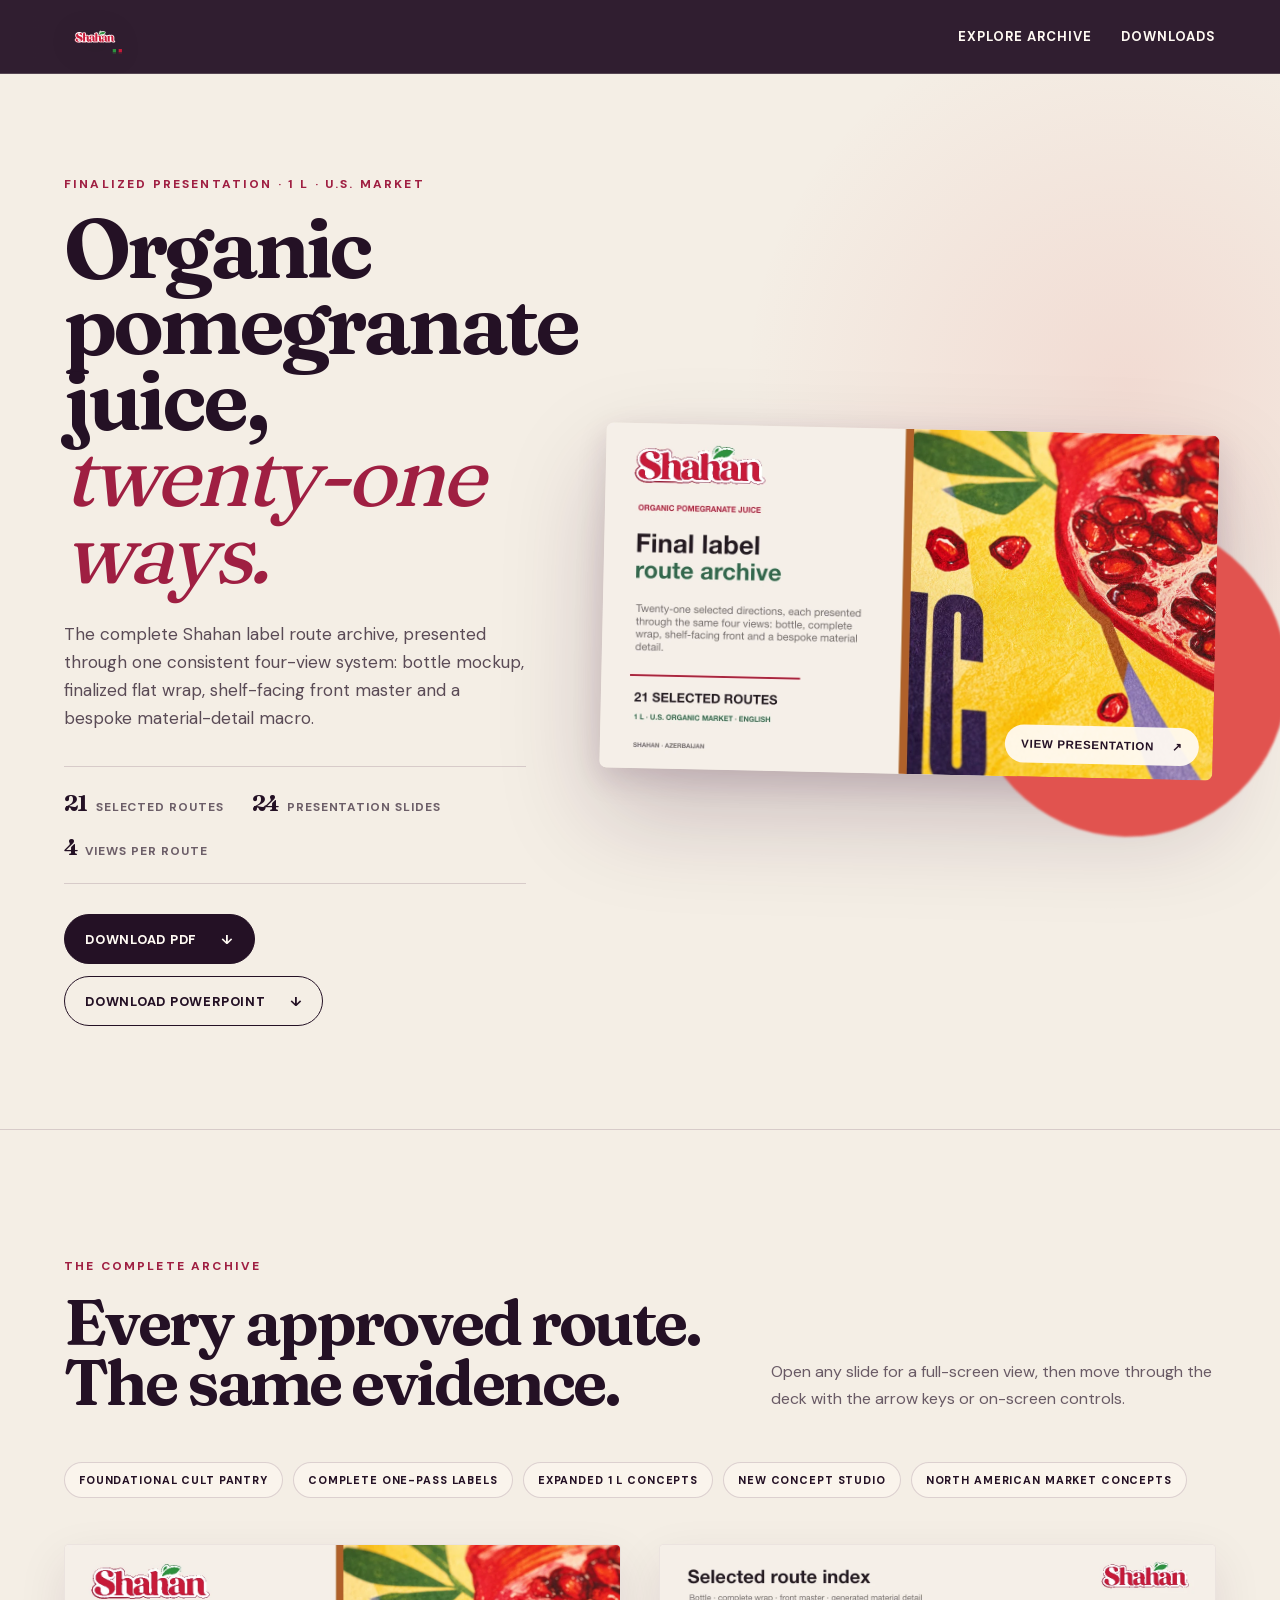
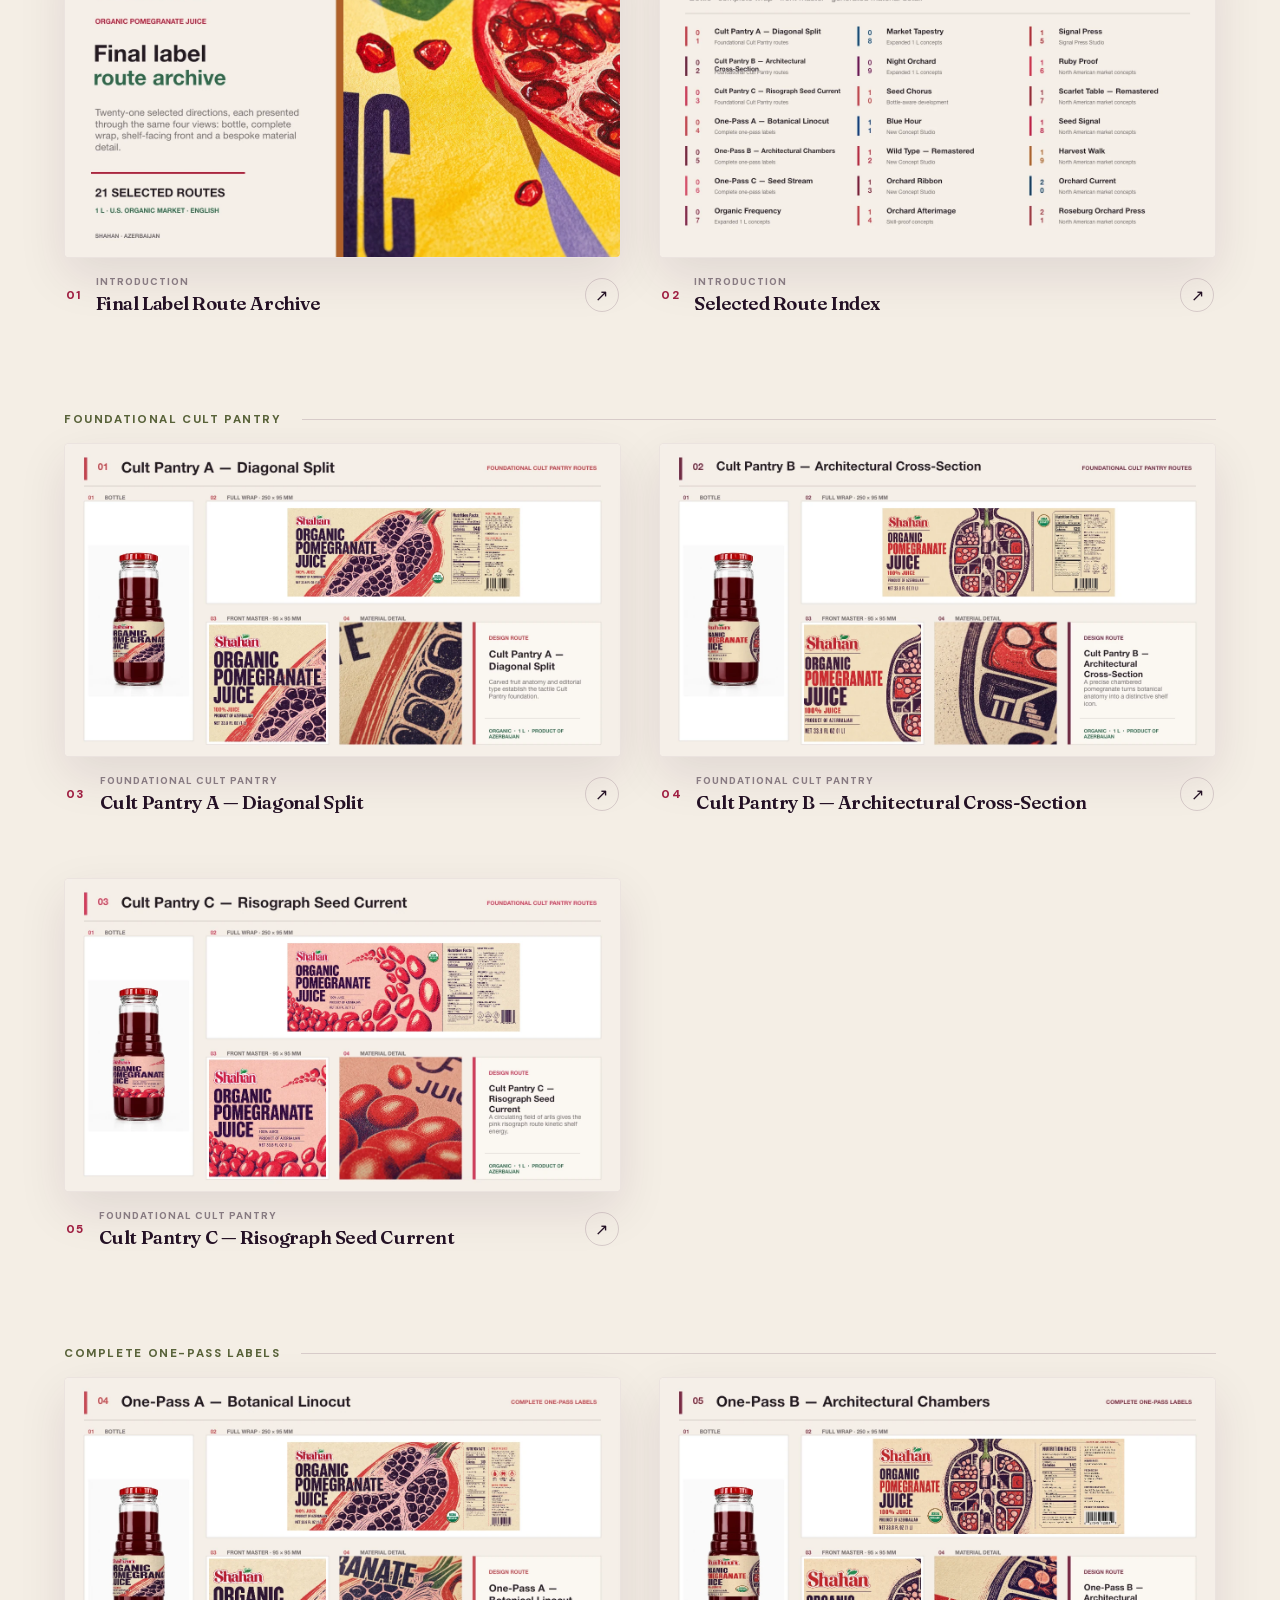
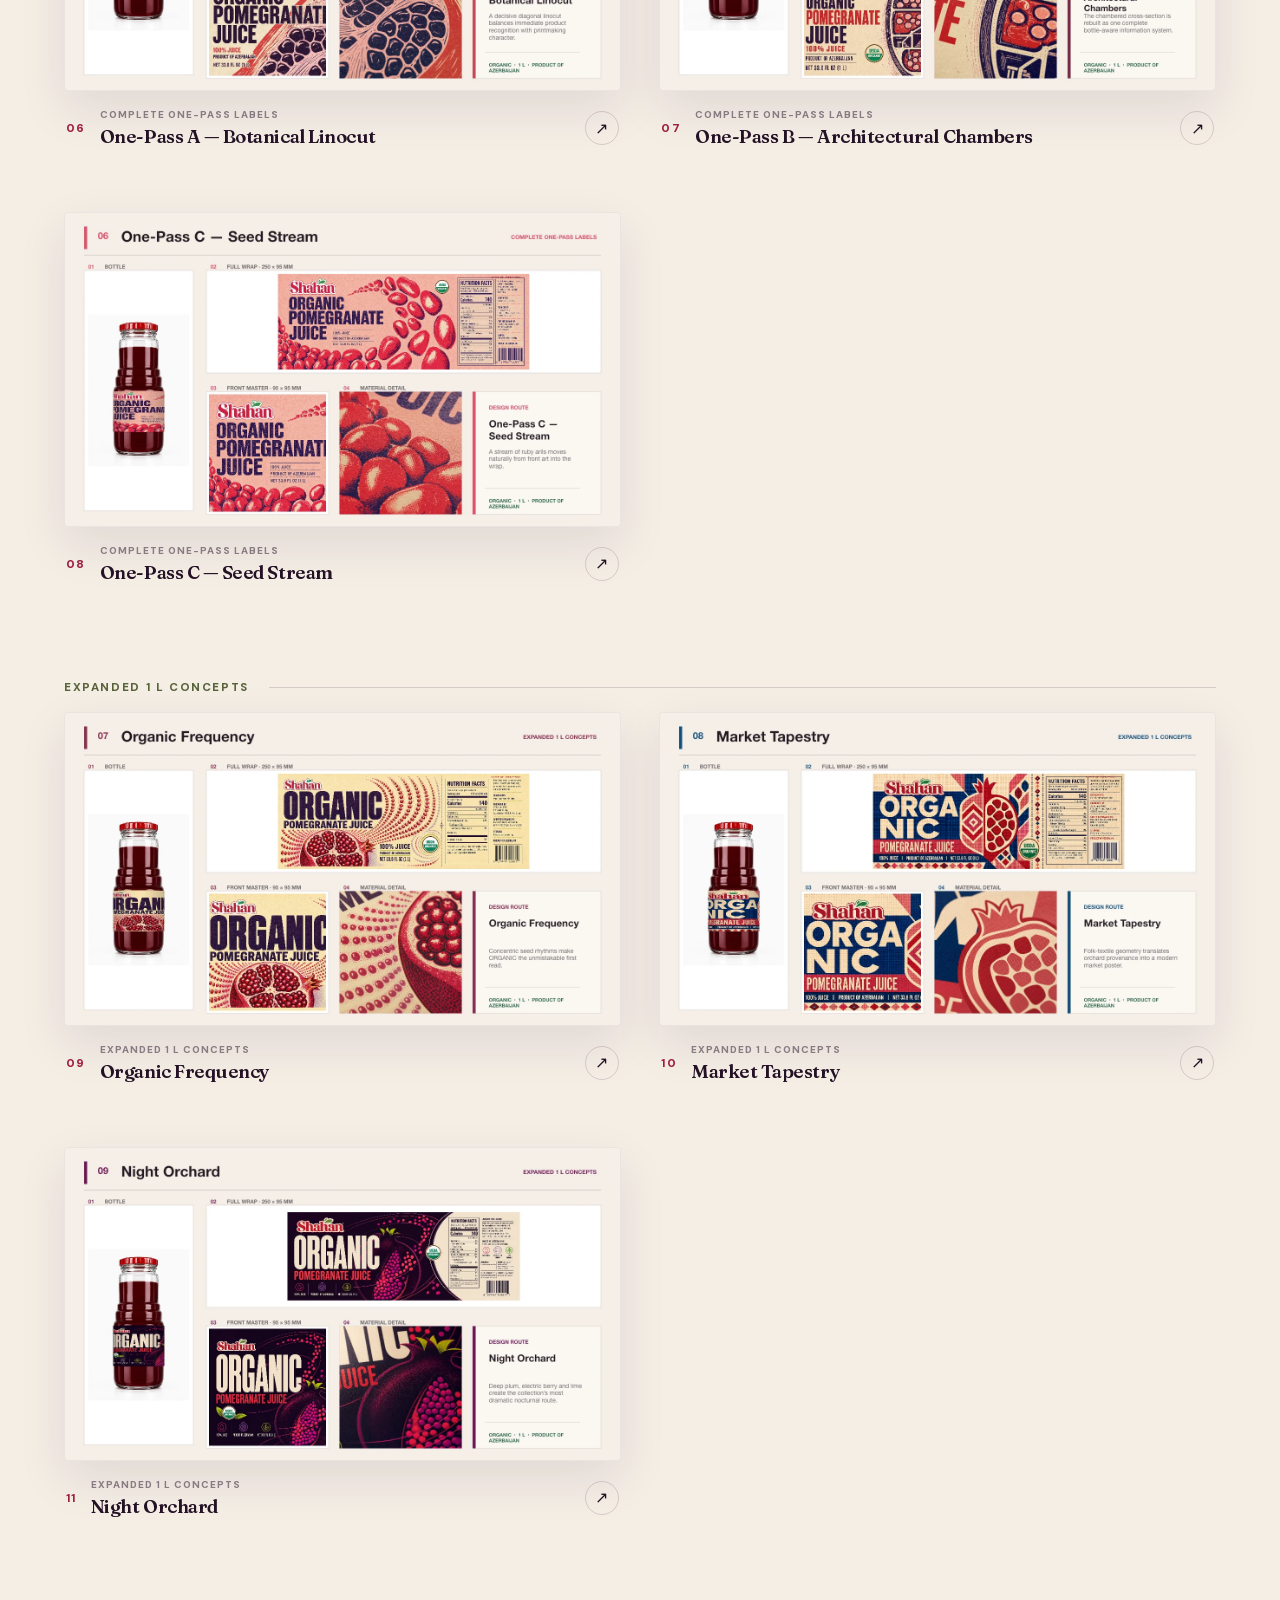
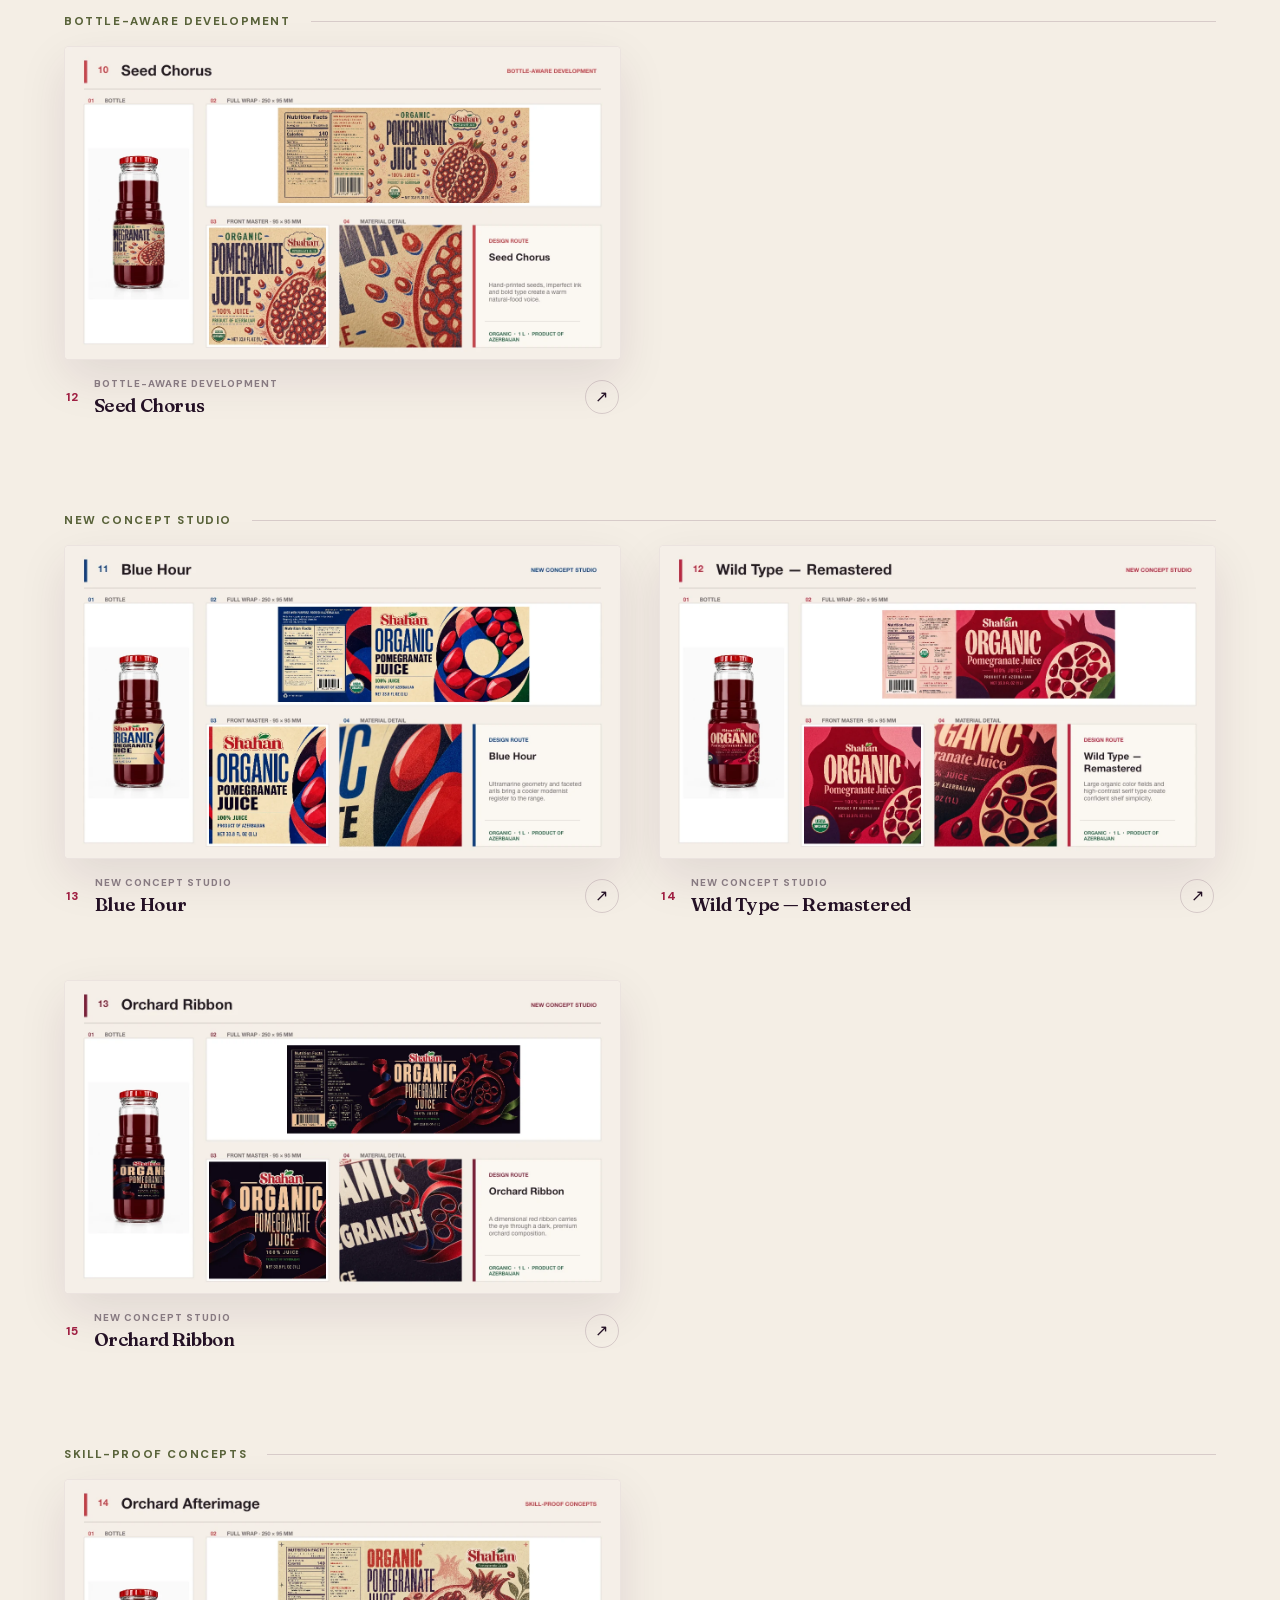
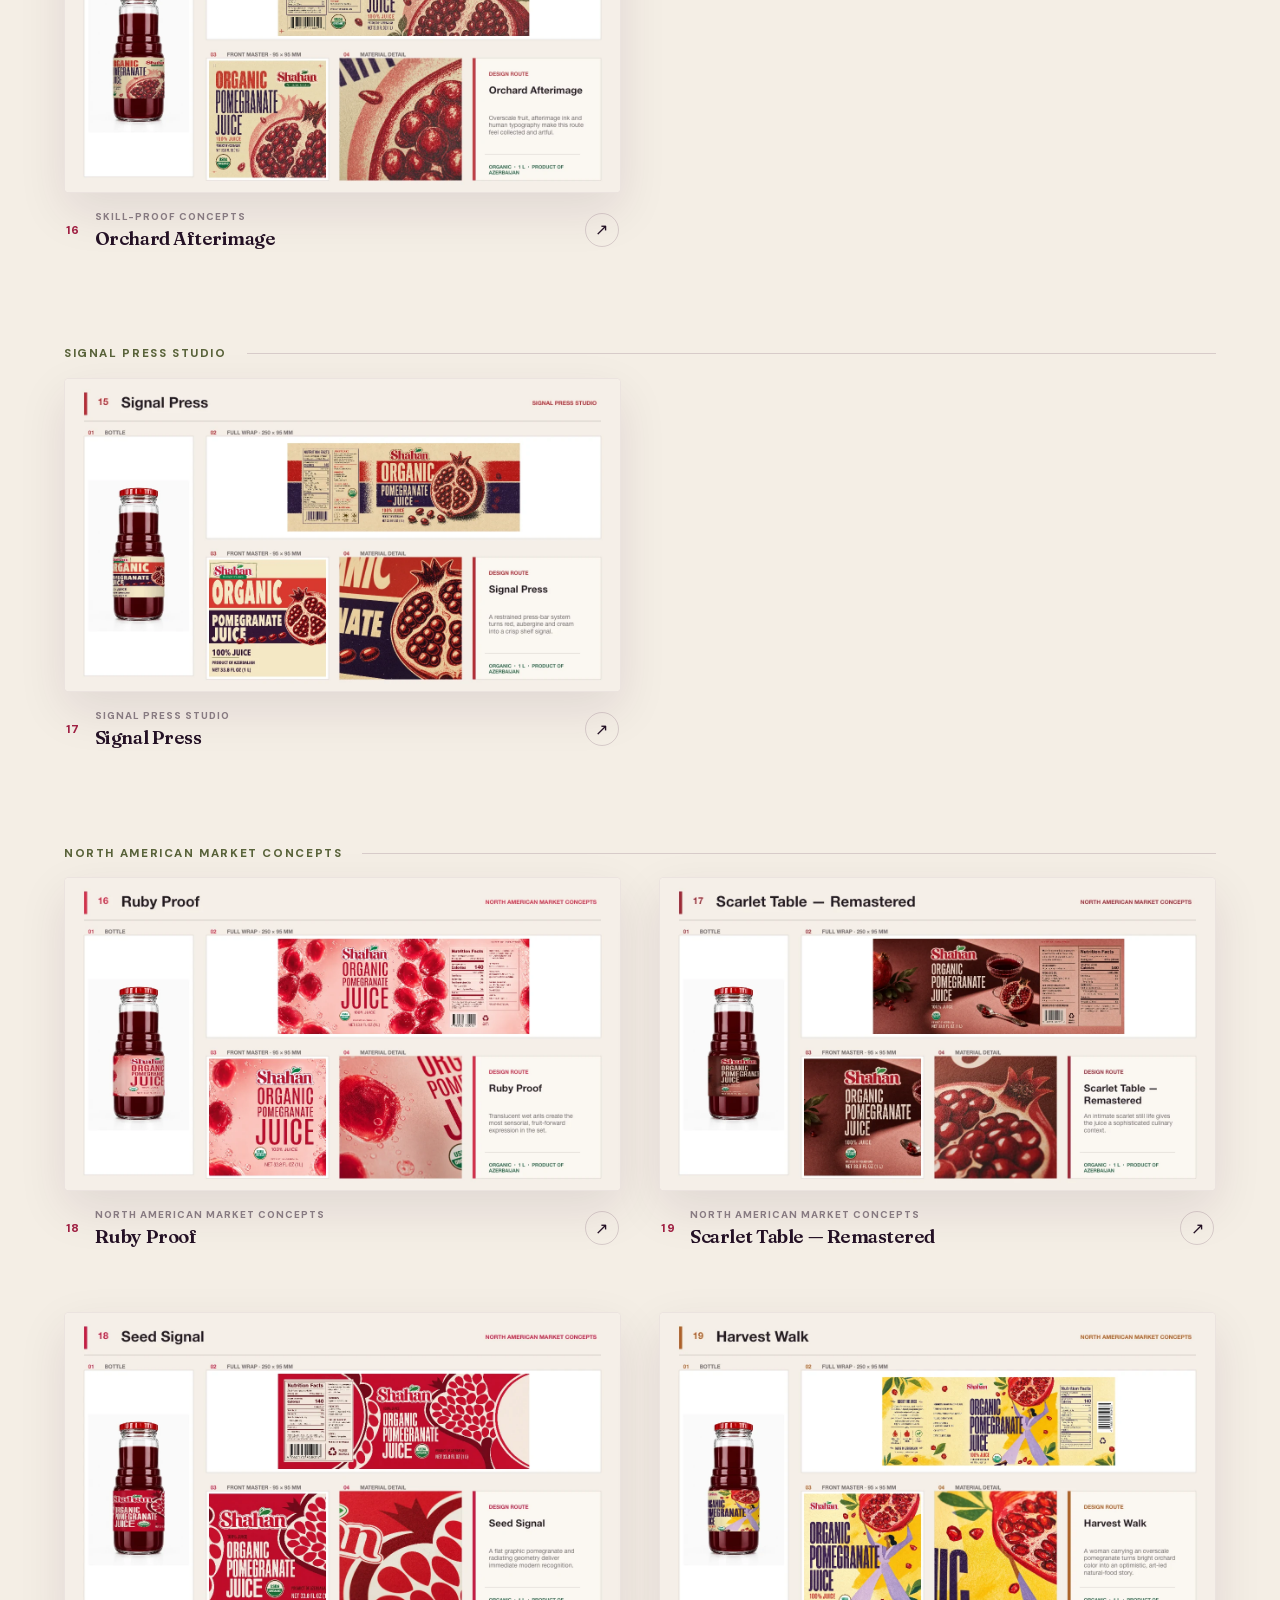
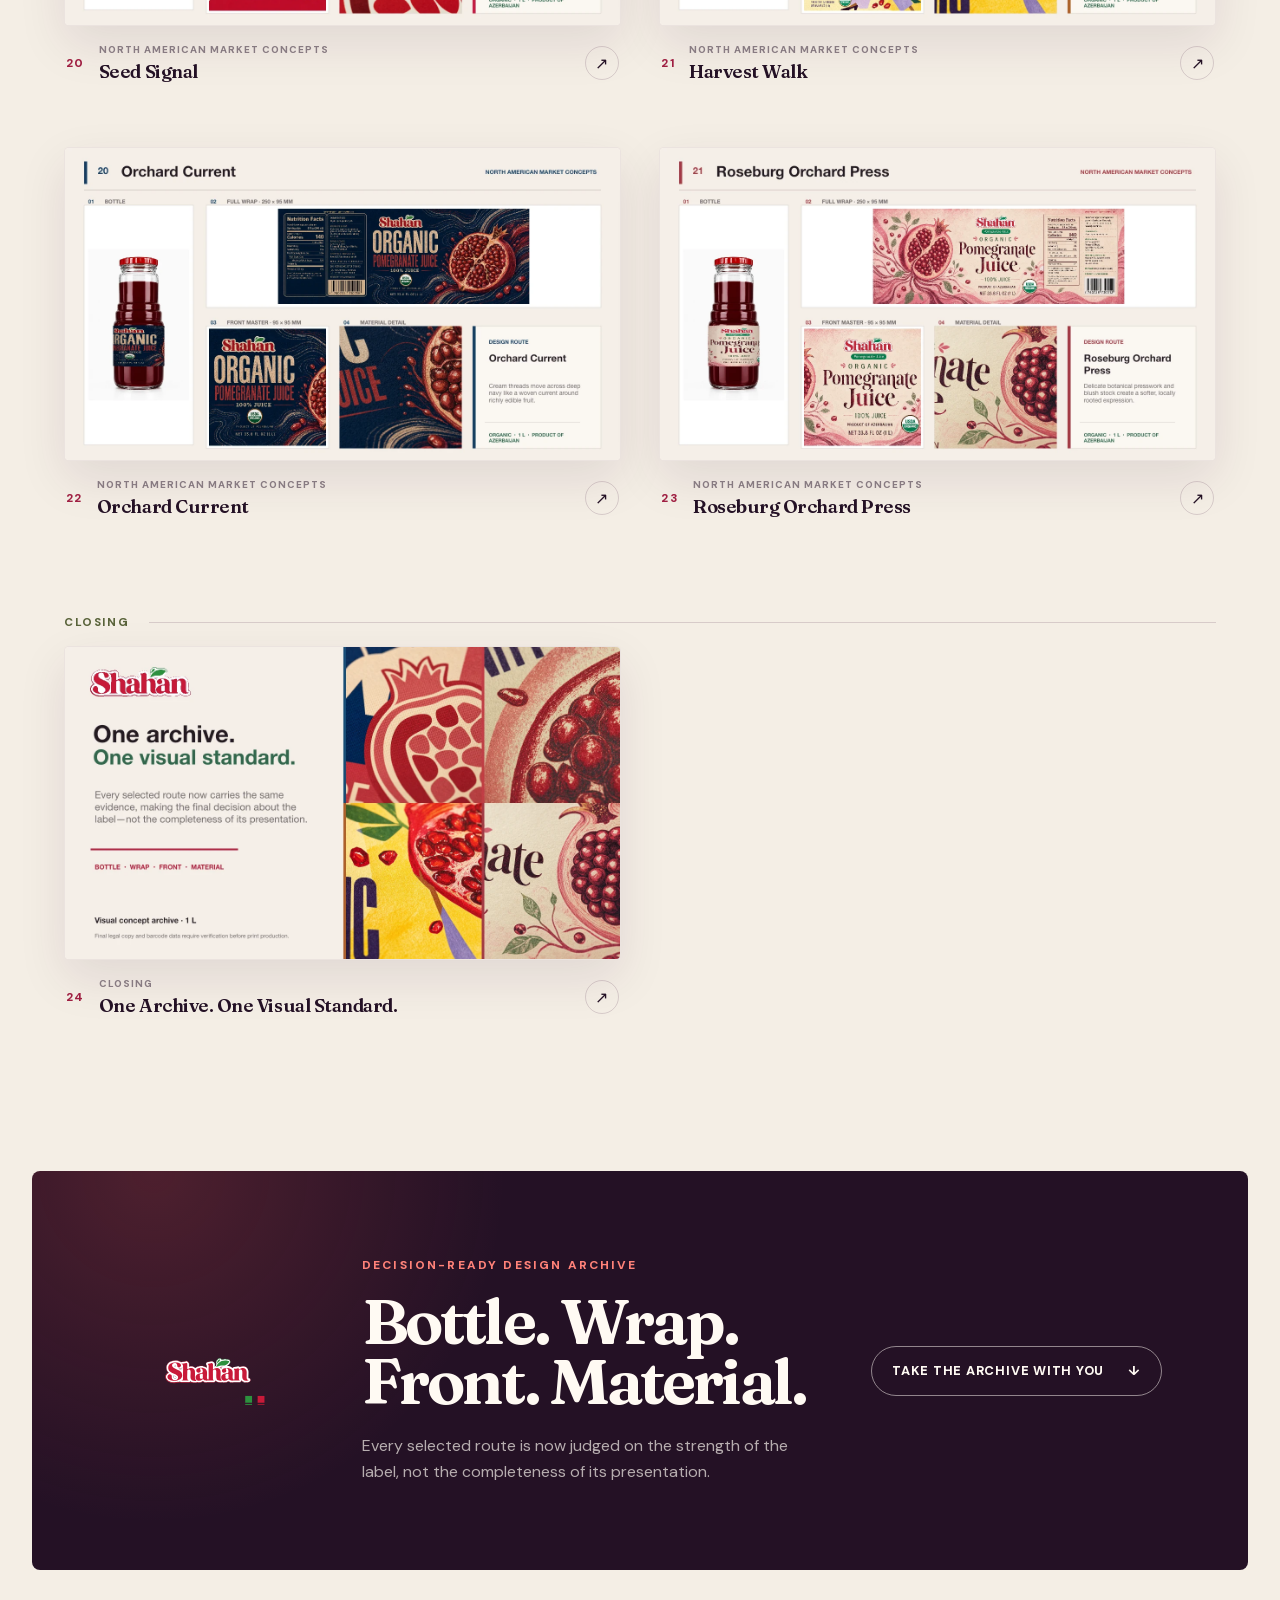
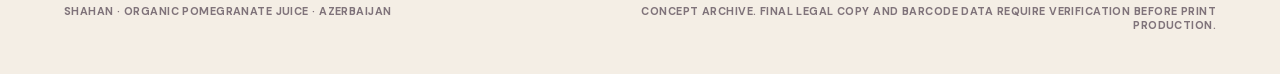
<file: index.html>
<!doctype html>
<html lang="en">
  <head>
    <meta charset="utf-8" />
    <meta name="viewport" content="width=device-width, initial-scale=1" />
    <title>Shahan Organic Pomegranate Juice — Label Route Archive</title>
    <meta
      name="description"
      content="Explore 21 selected Shahan organic pomegranate juice label routes through bottle, flat-wrap, front-master and material-detail views."
    />
    <meta
      property="og:title"
      content="Shahan Organic Pomegranate Juice — Label Route Archive"
    />
    <meta
      property="og:description"
      content="A complete 21-route design archive for Shahan organic pomegranate juice."
    />
    <meta property="og:type" content="website" />
    <meta
      property="og:url"
      content="https://brethro.github.io/shahan-label-route-archive/"
    />
    <meta
      property="og:image"
      content="https://brethro.github.io/shahan-label-route-archive/og.jpg"
    />
    <meta property="og:image:width" content="1200" />
    <meta property="og:image:height" content="630" />
    <meta
      property="og:image:alt"
      content="Shahan organic pomegranate juice label route archive"
    />
    <meta name="twitter:card" content="summary_large_image" />
    <meta
      name="twitter:title"
      content="Shahan Organic Pomegranate Juice — Label Route Archive"
    />
    <meta
      name="twitter:description"
      content="Explore the complete 21-route Shahan label presentation."
    />
    <meta
      name="twitter:image"
      content="https://brethro.github.io/shahan-label-route-archive/og.jpg"
    />
    <link rel="icon" href="./favicon.jpg" />
    <link rel="stylesheet" href="./styles.css" />
    <script src="./site.js" defer></script>
  </head>
  <body>
    <main>
      <header class="site-header">
        <a class="brand" href="#top" aria-label="Shahan label archive home">
          <img src="./shahan-logo.svg" alt="Shahan" />
        </a>
        <nav aria-label="Primary navigation">
          <a href="#archive">Explore archive</a>
          <a href="#downloads">Downloads</a>
        </nav>
      </header>

      <section class="hero" id="top">
        <div class="hero-copy">
          <p class="eyebrow">Finalized presentation · 1 L · U.S. market</p>
          <h1>
            Organic pomegranate juice,
            <span> twenty-one ways.</span>
          </h1>
          <p class="hero-intro">
            The complete Shahan label route archive, presented through one
            consistent four-view system: bottle mockup, finalized flat wrap,
            shelf-facing front master and a bespoke material-detail macro.
          </p>
          <div class="hero-meta" aria-label="Archive summary">
            <span><strong>21</strong> selected routes</span>
            <span><strong>24</strong> presentation slides</span>
            <span><strong>4</strong> views per route</span>
          </div>
          <div class="hero-actions" id="downloads">
            <a
              class="button button-primary"
              href="./downloads/Shahan_Final_Label_Route_Archive.pdf"
              download
            >
              Download PDF <span aria-hidden="true">↓</span>
            </a>
            <a
              class="button button-secondary"
              href="./downloads/Shahan_Final_Label_Route_Archive.pptx"
              download
            >
              Download PowerPoint <span aria-hidden="true">↓</span>
            </a>
          </div>
        </div>

        <button
          class="hero-cover"
          id="hero-cover"
          type="button"
          aria-label="Open presentation cover"
        >
          <img
            src="./slides/slide-01.webp"
            alt="Shahan label archive cover slide"
          />
          <span class="cover-action">
            View presentation <span aria-hidden="true">↗</span>
          </span>
        </button>
      </section>

      <section class="archive-intro" id="archive">
        <div>
          <p class="eyebrow">The complete archive</p>
          <h2>Every approved route. The same evidence.</h2>
        </div>
        <p>
          Open any slide for a full-screen view, then move through the deck with
          the arrow keys or on-screen controls.
        </p>
      </section>

      <div
        class="group-links"
        id="group-links"
        aria-label="Jump to route group"
      ></div>

      <section
        class="slide-gallery"
        id="slide-gallery"
        aria-label="Presentation slides"
      ></section>

      <section class="closing-panel">
        <img src="./shahan-logo.svg" alt="Shahan" />
        <div>
          <p class="eyebrow">Decision-ready design archive</p>
          <h2>Bottle. Wrap. Front. Material.</h2>
          <p>
            Every selected route is now judged on the strength of the label,
            not the completeness of its presentation.
          </p>
        </div>
        <a
          class="button button-light"
          href="./downloads/Shahan_Final_Label_Route_Archive.pdf"
          download
        >
          Take the archive with you <span aria-hidden="true">↓</span>
        </a>
      </section>

      <footer>
        <span>Shahan · Organic Pomegranate Juice · Azerbaijan</span>
        <span>
          Concept archive. Final legal copy and barcode data require
          verification before print production.
        </span>
      </footer>
    </main>

    <div
      class="modal"
      id="slide-modal"
      role="dialog"
      aria-modal="true"
      aria-labelledby="modal-title"
      hidden
    >
      <div class="modal-toolbar">
        <div>
          <span id="modal-count"></span>
          <strong id="modal-title"></strong>
        </div>
        <button type="button" id="modal-close" aria-label="Close full-screen slide">
          Close <span aria-hidden="true">×</span>
        </button>
      </div>
      <div class="modal-stage">
        <button
          class="modal-arrow previous"
          id="modal-previous"
          type="button"
          aria-label="Previous slide"
        >
          ←
        </button>
        <img id="modal-image" src="./slides/slide-01.webp" alt="" />
        <button
          class="modal-arrow next"
          id="modal-next"
          type="button"
          aria-label="Next slide"
        >
          →
        </button>
      </div>
    </div>
  </body>
</html>
</file>
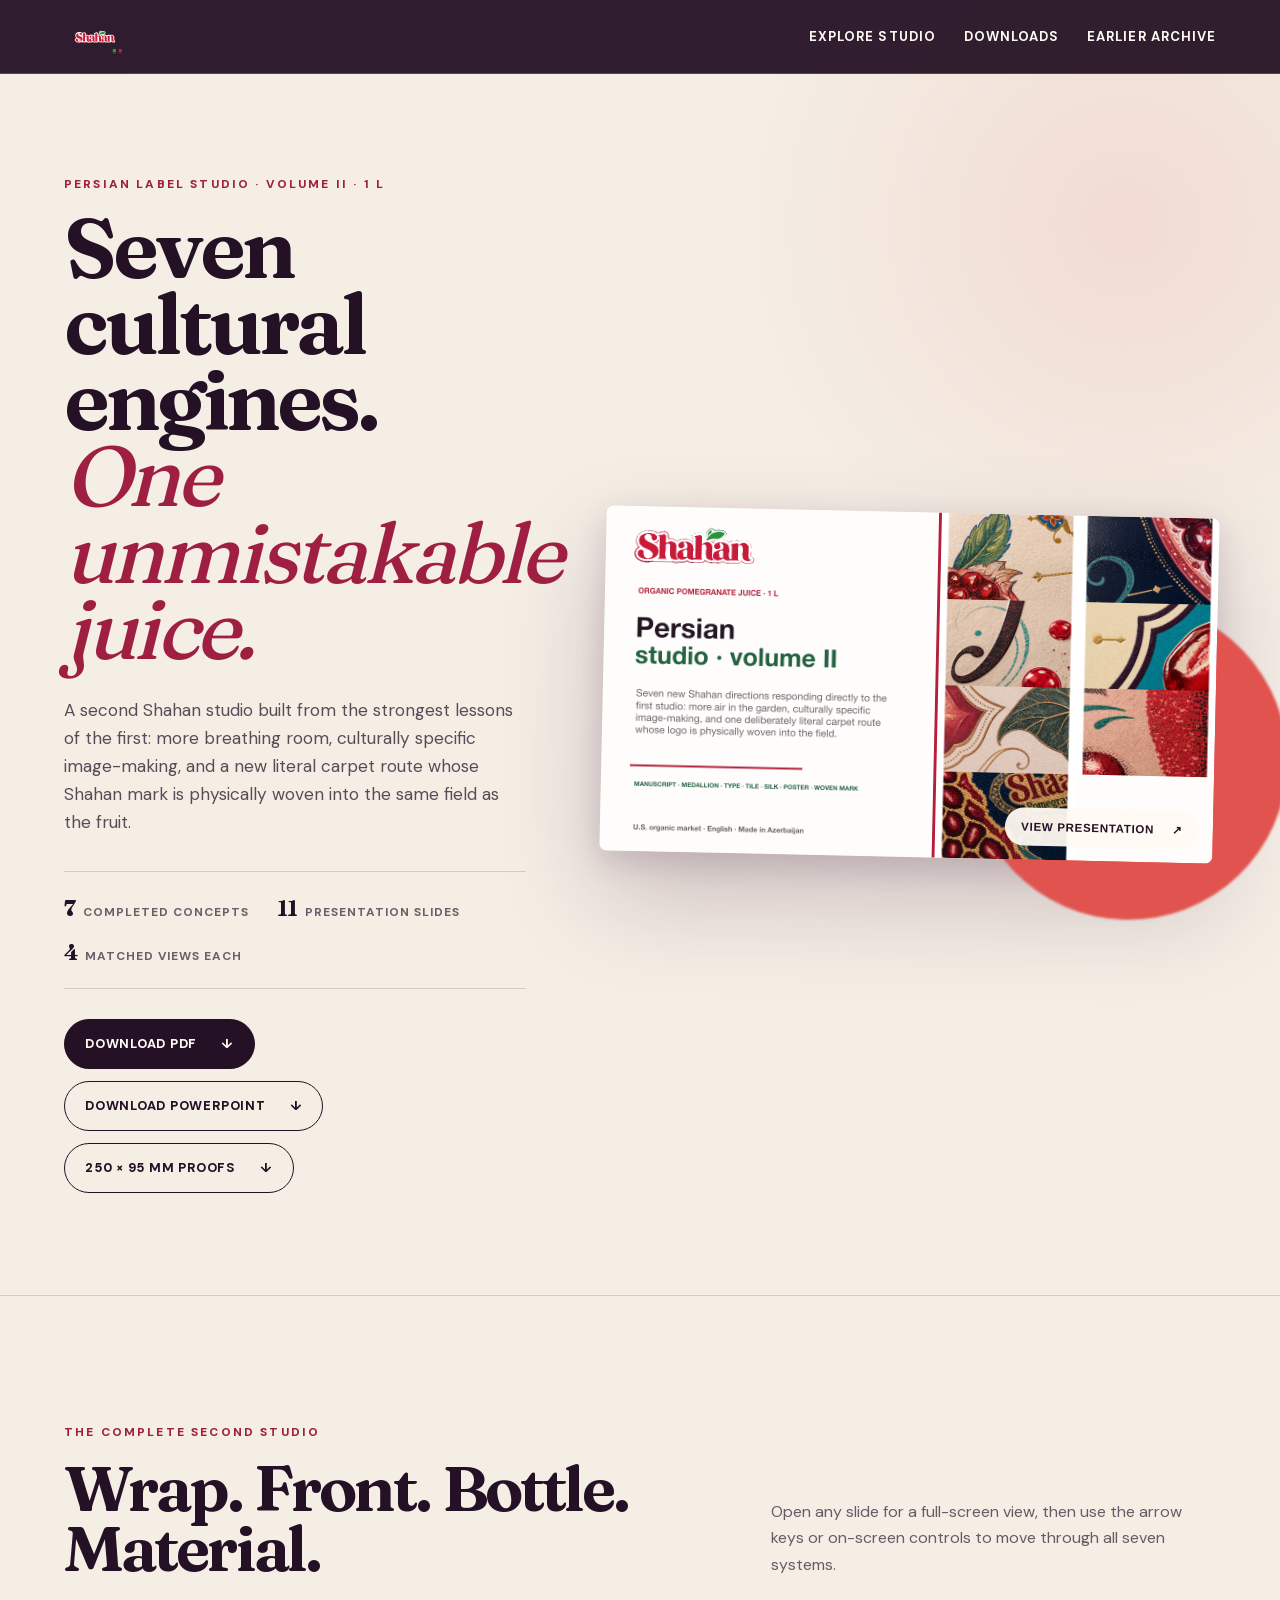
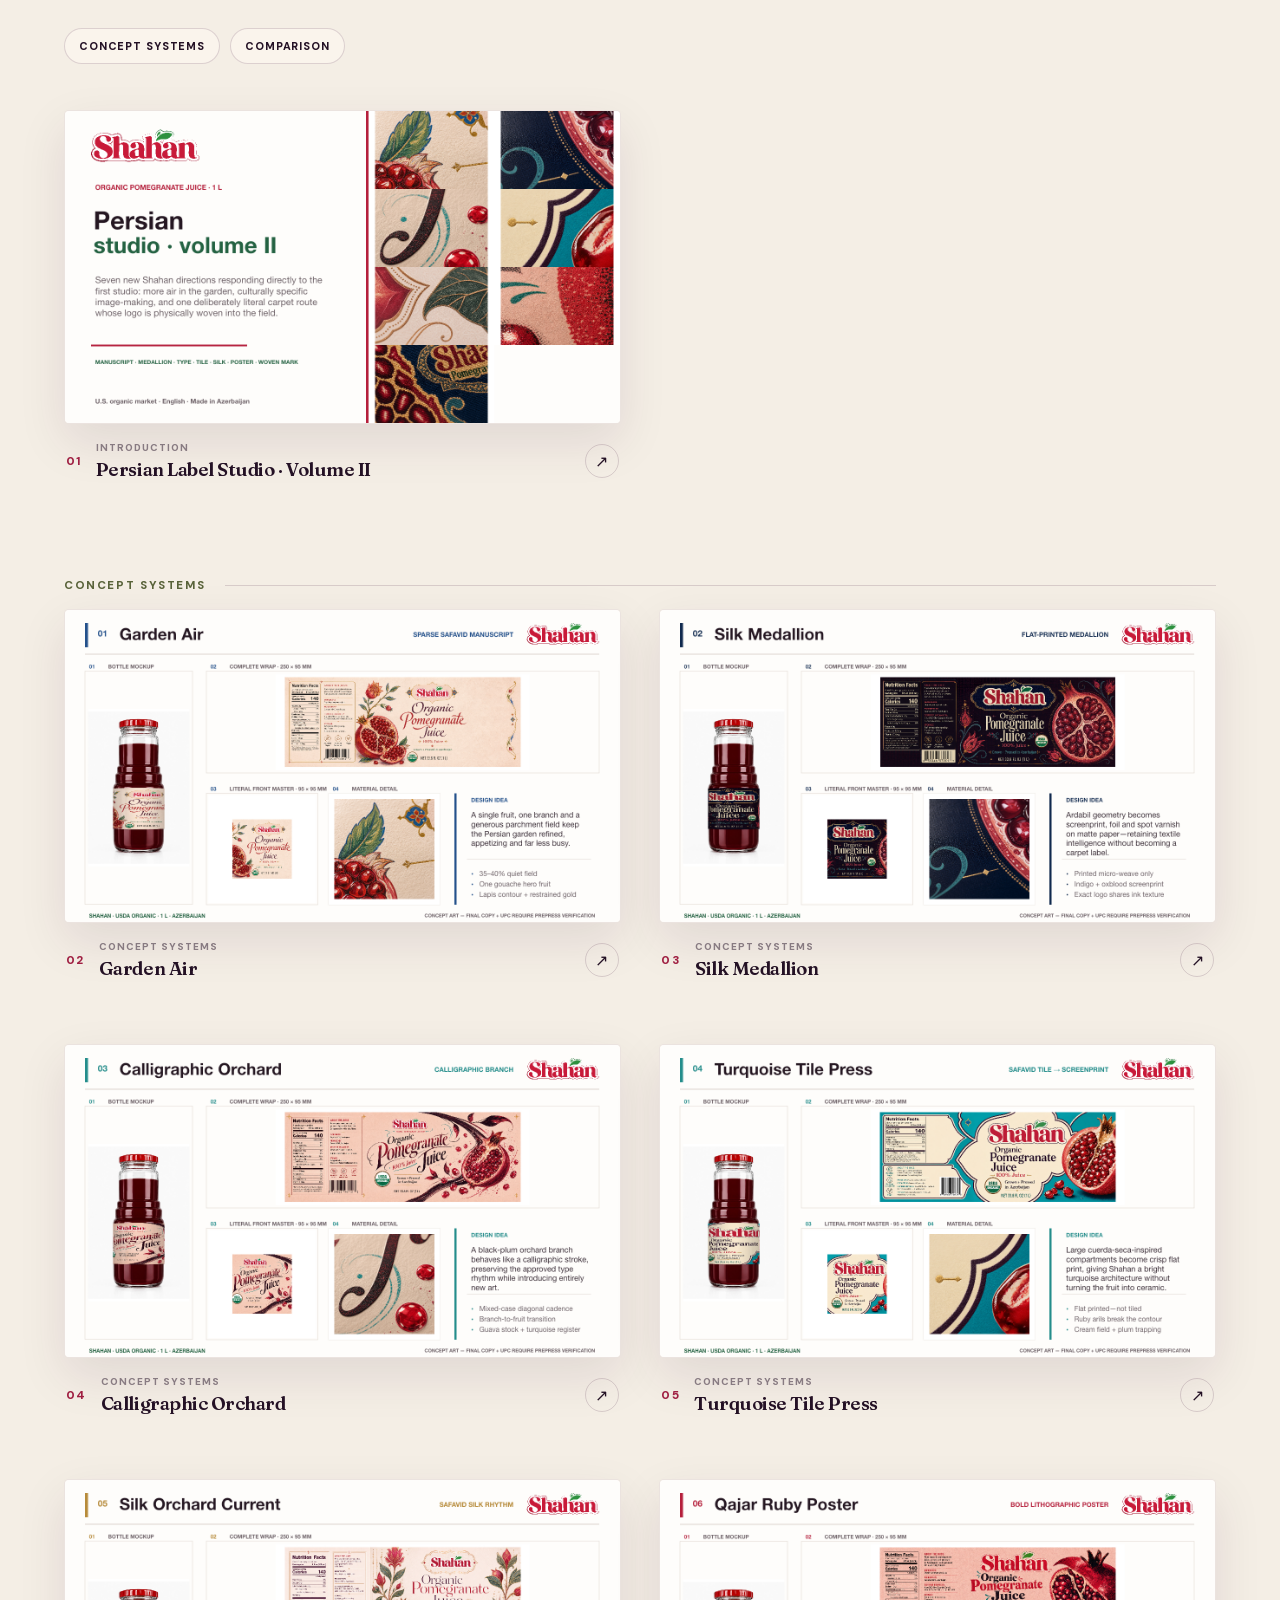
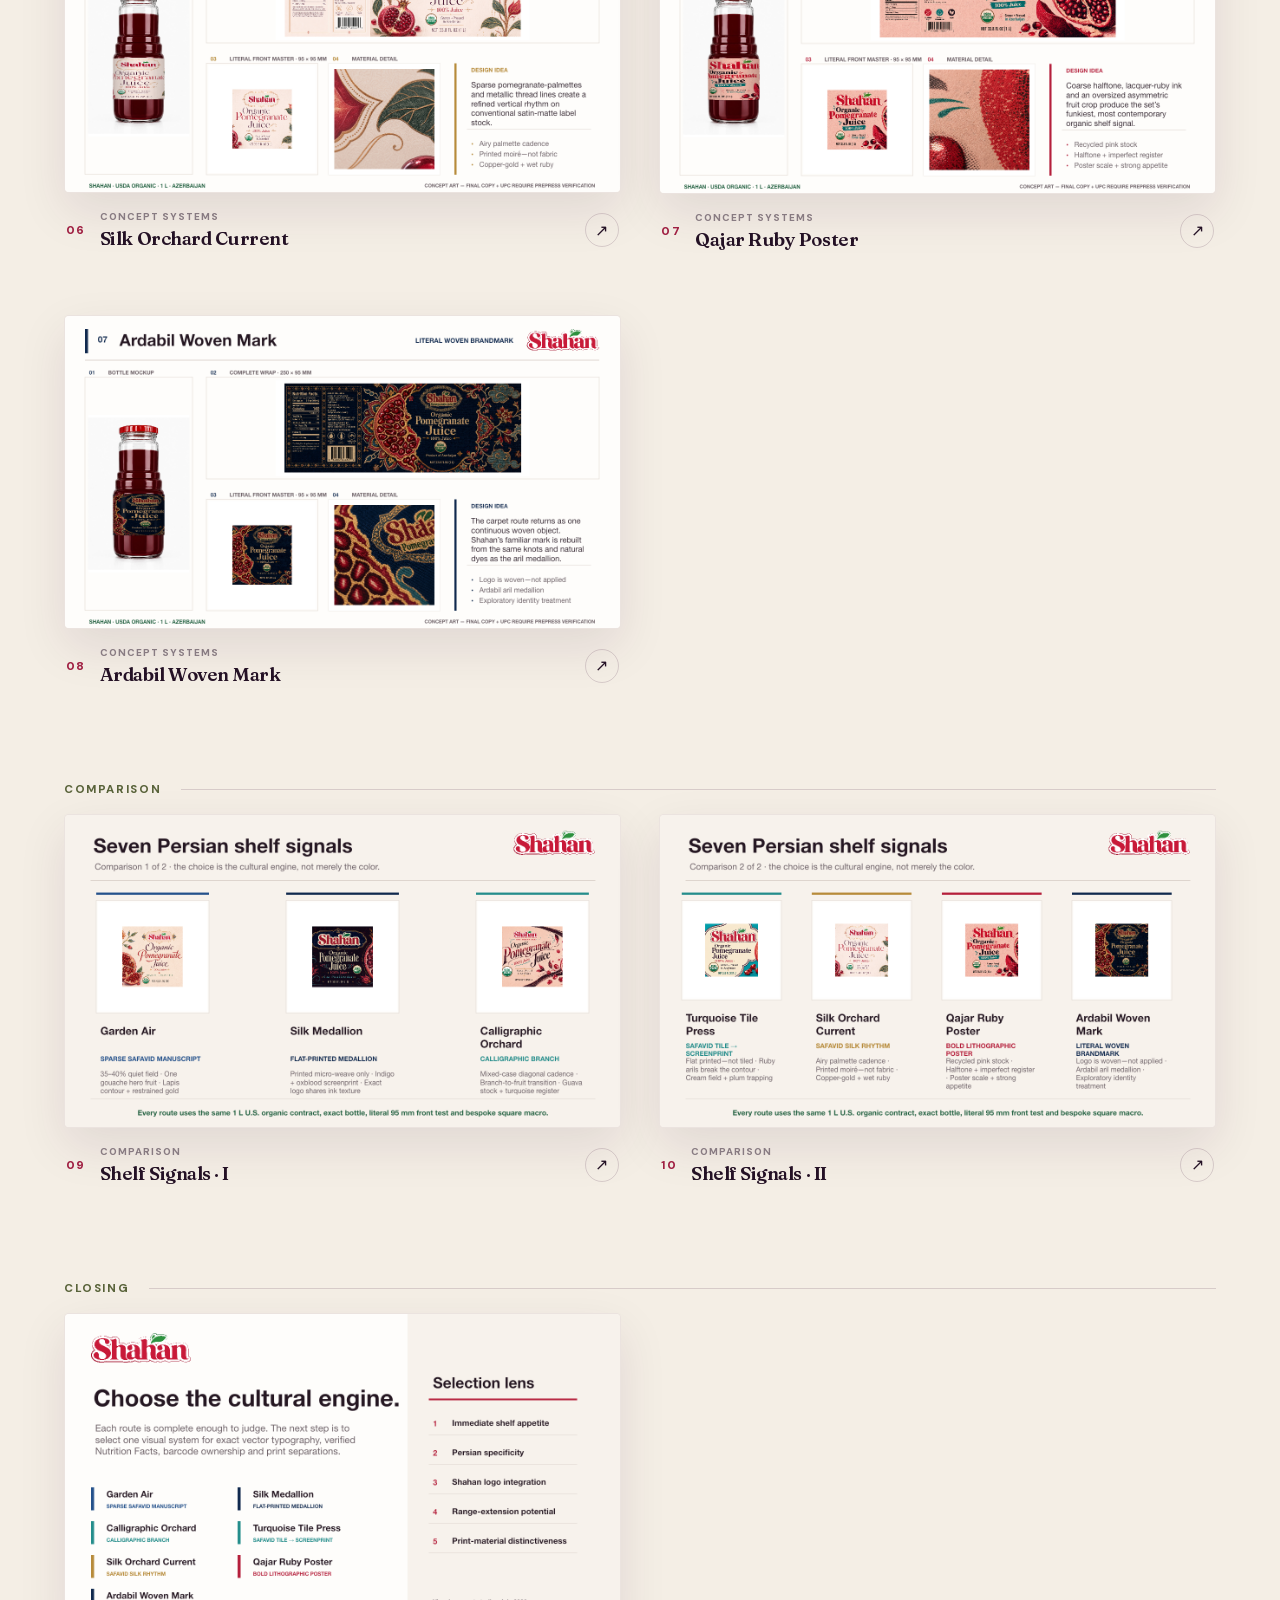
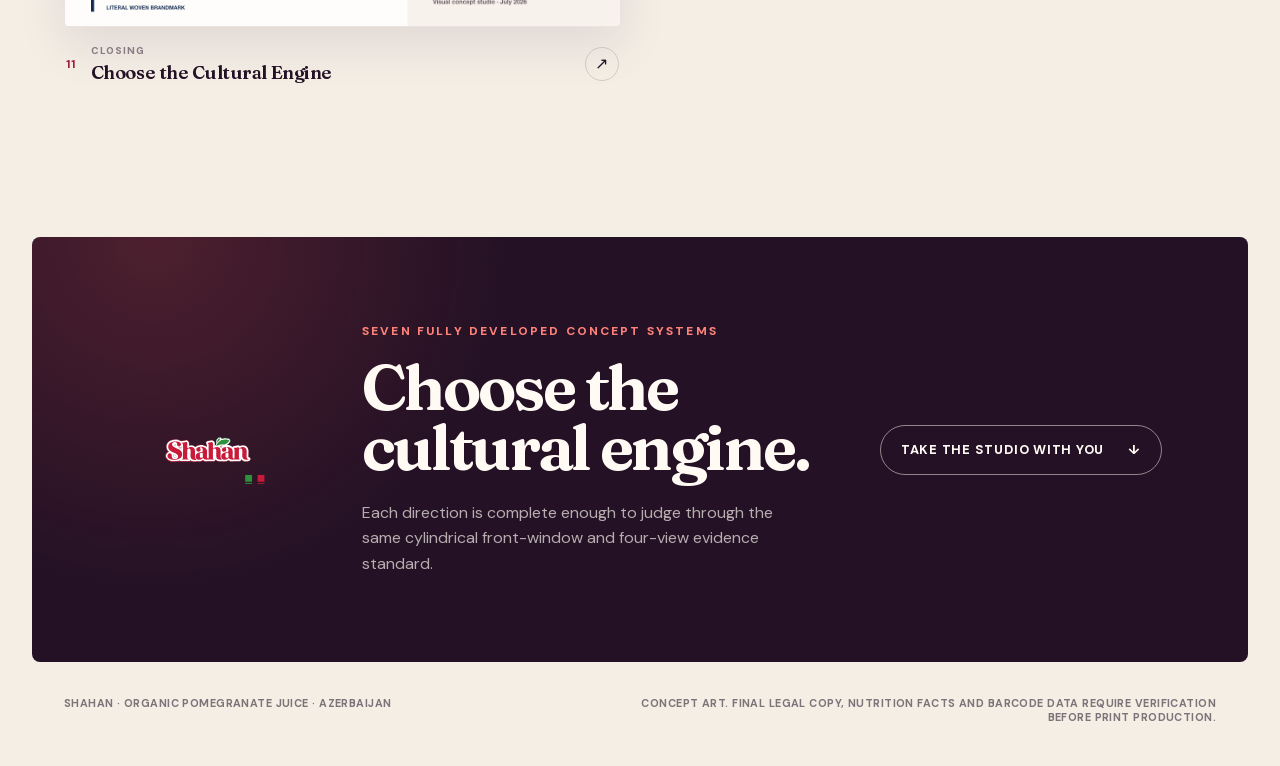
<file: persian-volume-ii/index.html>
<!doctype html>
<html lang="en">
  <head>
    <meta charset="utf-8" />
    <meta name="viewport" content="width=device-width, initial-scale=1" />
    <title>Shahan Persian Label Studio — Volume II</title>
    <meta
      name="description"
      content="Explore seven Persian-influenced Shahan organic pomegranate juice label concepts through complete wraps, literal front masters, exact-bottle mockups and bespoke material details."
    />
    <meta property="og:title" content="Shahan Persian Label Studio — Volume II" />
    <meta
      property="og:description"
      content="Seven 1 L organic pomegranate juice label systems, including the new Ardabil Woven Mark with a physically woven Shahan logo."
    />
    <meta property="og:type" content="website" />
    <meta
      property="og:url"
      content="https://brethro.github.io/shahan-label-route-archive/persian-volume-ii/"
    />
    <meta
      property="og:image"
      content="https://brethro.github.io/shahan-label-route-archive/persian-volume-ii/og.png"
    />
    <meta property="og:image:width" content="1280" />
    <meta property="og:image:height" content="720" />
    <meta property="og:image:alt" content="Shahan Persian Label Studio Volume II" />
    <meta name="twitter:card" content="summary_large_image" />
    <meta name="twitter:title" content="Shahan Persian Label Studio — Volume II" />
    <meta
      name="twitter:description"
      content="Seven completed Persian-influenced organic pomegranate juice concepts."
    />
    <meta
      name="twitter:image"
      content="https://brethro.github.io/shahan-label-route-archive/persian-volume-ii/og.png"
    />
    <link rel="icon" href="./favicon.jpg" />
    <link rel="stylesheet" href="./styles.css" />
    <script src="./site.js" defer></script>
  </head>
  <body>
    <main>
      <header class="site-header">
        <a class="brand" href="#top" aria-label="Shahan Persian Label Studio home">
          <img src="./shahan-logo.svg" alt="Shahan" />
        </a>
        <nav aria-label="Primary navigation">
          <a href="#studio">Explore studio</a>
          <a href="#downloads">Downloads</a>
          <a href="../">Earlier archive</a>
        </nav>
      </header>

      <section class="hero" id="top">
        <div class="hero-copy">
          <p class="eyebrow">Persian label studio · Volume II · 1 L</p>
          <h1>
            Seven cultural engines.
            <span> One unmistakable juice.</span>
          </h1>
          <p class="hero-intro">
            A second Shahan studio built from the strongest lessons of the first:
            more breathing room, culturally specific image-making, and a new
            literal carpet route whose Shahan mark is physically woven into the
            same field as the fruit.
          </p>
          <div class="hero-meta" aria-label="Studio summary">
            <span><strong>7</strong> completed concepts</span>
            <span><strong>11</strong> presentation slides</span>
            <span><strong>4</strong> matched views each</span>
          </div>
          <div class="hero-actions" id="downloads">
            <a
              class="button button-primary"
              href="./downloads/Shahan_Persian_Label_Studio_Volume_II.pdf"
              download
            >
              Download PDF <span aria-hidden="true">↓</span>
            </a>
            <a
              class="button button-secondary"
              href="./downloads/Shahan_Persian_Label_Studio_Volume_II.pptx"
              download
            >
              Download PowerPoint <span aria-hidden="true">↓</span>
            </a>
            <a
              class="button button-secondary"
              href="./downloads/Shahan_Persian_Label_Studio_Volume_II_250x95mm_Proofs.pdf"
              download
            >
              250 × 95 mm proofs <span aria-hidden="true">↓</span>
            </a>
          </div>
        </div>

        <button
          class="hero-cover"
          id="hero-cover"
          type="button"
          aria-label="Open Persian Label Studio presentation"
        >
          <img src="./slides/slide-01.png" alt="Shahan Persian Label Studio cover" />
          <span class="cover-action">
            View presentation <span aria-hidden="true">↗</span>
          </span>
        </button>
      </section>

      <section class="archive-intro" id="studio">
        <div>
          <p class="eyebrow">The complete second studio</p>
          <h2>Wrap. Front. Bottle. Material.</h2>
        </div>
        <p>
          Open any slide for a full-screen view, then use the arrow keys or
          on-screen controls to move through all seven systems.
        </p>
      </section>

      <div class="group-links" id="group-links" aria-label="Jump to section"></div>
      <section
        class="slide-gallery"
        id="slide-gallery"
        aria-label="Persian Label Studio slides"
      ></section>

      <section class="closing-panel">
        <img src="./shahan-logo.svg" alt="Shahan" />
        <div>
          <p class="eyebrow">Seven fully developed concept systems</p>
          <h2>Choose the cultural engine.</h2>
          <p>
            Each direction is complete enough to judge through the same
            cylindrical front-window and four-view evidence standard.
          </p>
        </div>
        <a
          class="button button-light"
          href="./downloads/Shahan_Persian_Label_Studio_Volume_II.pdf"
          download
        >
          Take the studio with you <span aria-hidden="true">↓</span>
        </a>
      </section>

      <footer>
        <span>Shahan · Organic Pomegranate Juice · Azerbaijan</span>
        <span>
          Concept art. Final legal copy, Nutrition Facts and barcode data
          require verification before print production.
        </span>
      </footer>
    </main>

    <div
      class="modal"
      id="slide-modal"
      role="dialog"
      aria-modal="true"
      aria-labelledby="modal-title"
      hidden
    >
      <div class="modal-toolbar">
        <div>
          <span id="modal-count"></span>
          <strong id="modal-title"></strong>
        </div>
        <button type="button" id="modal-close" aria-label="Close full-screen slide">
          Close <span aria-hidden="true">×</span>
        </button>
      </div>
      <div class="modal-stage">
        <button
          class="modal-arrow previous"
          id="modal-previous"
          type="button"
          aria-label="Previous slide"
        >
          ←
        </button>
        <img id="modal-image" src="./slides/slide-01.png" alt="" />
        <button
          class="modal-arrow next"
          id="modal-next"
          type="button"
          aria-label="Next slide"
        >
          →
        </button>
      </div>
    </div>
  </body>
</html>
</file>
<file: styles.css>
@font-face {
  font-family: "DM Sans";
  font-display: swap;
  font-style: normal;
  font-weight: 100 1000;
  src: url("./fonts/dm-sans-latin.woff2") format("woff2");
}

@font-face {
  font-family: "Fraunces";
  font-display: swap;
  font-style: normal;
  font-weight: 100 900;
  src: url("./fonts/fraunces-latin.woff2") format("woff2");
}

:root {
  --cream: #f4eee5;
  --paper: #fffaf3;
  --ink: #241125;
  --plum: #3d1438;
  --berry: #9f1f42;
  --coral: #e1534f;
  --olive: #59633a;
  --green: #0e6b45;
  --line: rgba(61, 20, 56, 0.16);
  --font-sans: "DM Sans";
  --font-display: "Fraunces";
}

* {
  box-sizing: border-box;
}

html {
  scroll-behavior: smooth;
}

body {
  margin: 0;
  background:
    radial-gradient(circle at 88% 4%, rgba(225, 83, 79, 0.12), transparent 24rem),
    var(--cream);
  color: var(--ink);
  font-family: var(--font-sans), Arial, sans-serif;
  text-rendering: optimizeLegibility;
}

body.modal-open {
  overflow: hidden;
}

[hidden] {
  display: none !important;
}

button,
a {
  -webkit-tap-highlight-color: transparent;
}

a {
  color: inherit;
}

img {
  display: block;
  max-width: 100%;
}

.site-header {
  position: sticky;
  z-index: 30;
  top: 0;
  display: flex;
  min-height: 74px;
  align-items: center;
  justify-content: space-between;
  padding: 12px clamp(22px, 5vw, 80px);
  border-bottom: 1px solid rgba(255, 250, 243, 0.18);
  background: rgba(36, 17, 37, 0.94);
  color: var(--paper);
  backdrop-filter: blur(16px);
}

.brand img {
  width: 152px;
  height: 48px;
  object-fit: contain;
  object-position: left center;
  filter: drop-shadow(0 4px 14px rgba(0, 0, 0, 0.16));
}

.site-header nav {
  display: flex;
  gap: 28px;
  font-size: 0.82rem;
  font-weight: 700;
  letter-spacing: 0.08em;
  text-transform: uppercase;
}

.site-header nav a {
  text-decoration: none;
  transition: color 160ms ease;
}

.site-header nav a:hover {
  color: #ff8b80;
}

.hero {
  display: grid;
  min-height: calc(100svh - 74px);
  grid-template-columns: minmax(0, 0.86fr) minmax(480px, 1.14fr);
  gap: clamp(36px, 6vw, 108px);
  align-items: center;
  padding: clamp(56px, 8vw, 124px) clamp(22px, 5vw, 80px);
  overflow: hidden;
}

.hero-copy {
  position: relative;
  z-index: 1;
  max-width: 690px;
}

.eyebrow {
  margin: 0 0 18px;
  color: var(--berry);
  font-size: 0.75rem;
  font-weight: 800;
  letter-spacing: 0.18em;
  text-transform: uppercase;
}

h1,
h2 {
  margin: 0;
  font-family: var(--font-display), Georgia, serif;
  font-weight: 650;
  letter-spacing: -0.045em;
}

h1 {
  max-width: 750px;
  font-size: clamp(3.35rem, 6.6vw, 7.4rem);
  line-height: 0.9;
}

h1 span {
  color: var(--berry);
  font-style: italic;
  font-weight: 420;
}

.hero-intro {
  max-width: 640px;
  margin: 30px 0 0;
  color: rgba(36, 17, 37, 0.74);
  font-size: clamp(1.03rem, 1.35vw, 1.28rem);
  line-height: 1.62;
}

.hero-meta {
  display: flex;
  flex-wrap: wrap;
  gap: 16px 28px;
  margin-top: 34px;
  padding: 22px 0;
  border-top: 1px solid var(--line);
  border-bottom: 1px solid var(--line);
  color: rgba(36, 17, 37, 0.65);
  font-size: 0.75rem;
  font-weight: 700;
  letter-spacing: 0.08em;
  text-transform: uppercase;
}

.hero-meta span {
  display: flex;
  align-items: baseline;
  gap: 8px;
}

.hero-meta strong {
  color: var(--ink);
  font-family: var(--font-display), Georgia, serif;
  font-size: 1.4rem;
  letter-spacing: -0.03em;
}

.hero-actions {
  display: flex;
  flex-wrap: wrap;
  gap: 12px;
  margin-top: 30px;
}

.button {
  display: inline-flex;
  min-height: 50px;
  align-items: center;
  justify-content: space-between;
  gap: 24px;
  padding: 0 20px;
  border: 1px solid var(--ink);
  border-radius: 999px;
  font-size: 0.8rem;
  font-weight: 800;
  letter-spacing: 0.06em;
  text-decoration: none;
  text-transform: uppercase;
  transition:
    transform 160ms ease,
    background 160ms ease,
    color 160ms ease;
}

.button:hover {
  transform: translateY(-2px);
}

.button-primary {
  background: var(--ink);
  color: var(--paper);
}

.button-primary:hover {
  background: var(--berry);
}

.button-secondary {
  background: transparent;
}

.button-secondary:hover {
  background: var(--paper);
}

.hero-cover {
  position: relative;
  padding: 0;
  border: 0;
  border-radius: 7px;
  background: transparent;
  box-shadow:
    0 44px 100px rgba(61, 20, 56, 0.22),
    0 10px 30px rgba(61, 20, 56, 0.14);
  cursor: zoom-in;
  transform: rotate(1.25deg);
  transition: transform 240ms ease;
}

.hero-cover::before {
  position: absolute;
  z-index: -1;
  right: -12%;
  bottom: -17%;
  width: 52%;
  aspect-ratio: 1;
  border-radius: 50%;
  background: var(--coral);
  content: "";
  filter: blur(1px);
}

.hero-cover:hover {
  transform: rotate(0deg) translateY(-6px);
}

.hero-cover > img {
  width: 100%;
  border-radius: 7px;
}

.cover-action {
  position: absolute;
  right: 14px;
  bottom: 14px;
  display: flex;
  align-items: center;
  gap: 18px;
  padding: 12px 16px;
  border-radius: 999px;
  background: rgba(255, 250, 243, 0.94);
  color: var(--ink);
  font-size: 0.72rem;
  font-weight: 800;
  letter-spacing: 0.06em;
  text-transform: uppercase;
}

.archive-intro {
  display: grid;
  grid-template-columns: 1.2fr 0.8fr;
  gap: 40px;
  align-items: end;
  padding: clamp(86px, 10vw, 150px) clamp(22px, 5vw, 80px) 40px;
  border-top: 1px solid var(--line);
}

.archive-intro h2,
.closing-panel h2 {
  font-size: clamp(2.4rem, 5vw, 5.4rem);
  line-height: 0.94;
}

.archive-intro > p {
  max-width: 540px;
  margin: 0;
  color: rgba(36, 17, 37, 0.67);
  font-size: 1rem;
  line-height: 1.65;
}

.group-links {
  display: flex;
  gap: 10px;
  overflow-x: auto;
  padding: 10px clamp(22px, 5vw, 80px) 46px;
  scrollbar-width: none;
}

.group-links::-webkit-scrollbar {
  display: none;
}

.group-links a {
  flex: none;
  padding: 10px 14px;
  border: 1px solid var(--line);
  border-radius: 999px;
  background: rgba(255, 250, 243, 0.55);
  font-size: 0.68rem;
  font-weight: 800;
  letter-spacing: 0.08em;
  text-decoration: none;
  text-transform: uppercase;
}

.group-links a:hover {
  border-color: var(--berry);
  color: var(--berry);
}

.slide-gallery {
  display: grid;
  grid-template-columns: repeat(2, minmax(0, 1fr));
  gap: clamp(36px, 5vw, 76px) clamp(20px, 3vw, 46px);
  padding: 0 clamp(22px, 5vw, 80px) clamp(100px, 12vw, 180px);
}

.group-heading {
  grid-column: 1 / -1;
  display: flex;
  align-items: center;
  gap: 20px;
  margin: 32px 0 -48px;
  color: var(--olive);
  font-size: 0.72rem;
  font-weight: 800;
  letter-spacing: 0.14em;
  scroll-margin-top: 110px;
  text-transform: uppercase;
}

.group-heading::after {
  height: 1px;
  flex: 1;
  background: var(--line);
  content: "";
}

.slide-card {
  min-width: 0;
}

.slide-card > button {
  width: 100%;
  padding: 0;
  border: 0;
  background: transparent;
  color: inherit;
  cursor: zoom-in;
  font: inherit;
  text-align: left;
}

.slide-image {
  display: block;
  overflow: hidden;
  border: 1px solid rgba(61, 20, 56, 0.1);
  border-radius: 5px;
  background: var(--paper);
  box-shadow: 0 18px 48px rgba(61, 20, 56, 0.1);
}

.slide-image img {
  width: 100%;
  aspect-ratio: 16 / 9;
  object-fit: cover;
  transition: transform 320ms ease;
}

.slide-card button:hover .slide-image img {
  transform: scale(1.018);
}

.slide-caption {
  display: grid;
  grid-template-columns: auto minmax(0, 1fr) auto;
  gap: 14px;
  align-items: center;
  padding: 17px 2px 0;
}

.slide-number {
  color: var(--berry);
  font-size: 0.74rem;
  font-weight: 800;
  letter-spacing: 0.12em;
}

.slide-caption small,
.slide-caption strong {
  display: block;
}

.slide-caption small {
  margin-bottom: 4px;
  color: rgba(36, 17, 37, 0.5);
  font-size: 0.62rem;
  font-weight: 800;
  letter-spacing: 0.1em;
  text-transform: uppercase;
}

.slide-caption strong {
  overflow: hidden;
  font-family: var(--font-display), Georgia, serif;
  font-size: clamp(1rem, 1.45vw, 1.3rem);
  font-weight: 600;
  letter-spacing: -0.025em;
  text-overflow: ellipsis;
  white-space: nowrap;
}

.open-mark {
  display: grid;
  width: 34px;
  height: 34px;
  place-items: center;
  border: 1px solid var(--line);
  border-radius: 50%;
  transition:
    background 160ms ease,
    color 160ms ease;
}

.slide-card button:hover .open-mark {
  background: var(--ink);
  color: var(--paper);
}

.closing-panel {
  display: grid;
  grid-template-columns: 180px minmax(0, 1fr) auto;
  gap: clamp(28px, 5vw, 72px);
  align-items: center;
  margin: 0 clamp(14px, 2.5vw, 40px);
  padding: clamp(42px, 7vw, 86px);
  border-radius: 8px;
  background:
    radial-gradient(circle at 10% 0%, rgba(225, 83, 79, 0.22), transparent 22rem),
    var(--ink);
  color: var(--paper);
}

.closing-panel > img {
  width: 180px;
  max-height: 100px;
  object-fit: contain;
}

.closing-panel .eyebrow {
  color: #ff8279;
}

.closing-panel p:not(.eyebrow) {
  max-width: 620px;
  margin: 22px 0 0;
  color: rgba(255, 250, 243, 0.67);
  line-height: 1.6;
}

.button-light {
  border-color: rgba(255, 250, 243, 0.5);
  color: var(--paper);
  white-space: nowrap;
}

.button-light:hover {
  border-color: var(--paper);
  background: var(--paper);
  color: var(--ink);
}

footer {
  display: flex;
  gap: 30px;
  justify-content: space-between;
  padding: 34px clamp(22px, 5vw, 80px) 42px;
  color: rgba(36, 17, 37, 0.56);
  font-size: 0.68rem;
  font-weight: 700;
  letter-spacing: 0.04em;
  text-transform: uppercase;
}

footer span:last-child {
  max-width: 620px;
  text-align: right;
}

.modal {
  position: fixed;
  z-index: 100;
  inset: 0;
  display: grid;
  grid-template-rows: auto minmax(0, 1fr);
  padding: 18px;
  background: rgba(20, 8, 20, 0.96);
  color: var(--paper);
  backdrop-filter: blur(18px);
}

.modal-toolbar {
  display: flex;
  align-items: center;
  justify-content: space-between;
  padding: 0 4px 16px;
}

.modal-toolbar > div {
  display: flex;
  min-width: 0;
  align-items: baseline;
  gap: 16px;
}

.modal-toolbar span {
  color: #ff8279;
  font-size: 0.68rem;
  font-weight: 800;
  letter-spacing: 0.12em;
}

.modal-toolbar strong {
  overflow: hidden;
  font-family: var(--font-display), Georgia, serif;
  font-size: clamp(1rem, 2vw, 1.45rem);
  font-weight: 520;
  text-overflow: ellipsis;
  white-space: nowrap;
}

.modal-toolbar button {
  padding: 8px 0 8px 24px;
  border: 0;
  background: transparent;
  color: var(--paper);
  cursor: pointer;
  font: inherit;
  font-size: 0.72rem;
  font-weight: 800;
  letter-spacing: 0.08em;
  text-transform: uppercase;
}

.modal-toolbar button span {
  margin-left: 8px;
  color: inherit;
  font-size: 1.4rem;
}

.modal-stage {
  position: relative;
  display: grid;
  min-height: 0;
  place-items: center;
}

.modal-stage > img {
  max-width: min(100%, calc((100vh - 104px) * 1.7778));
  max-height: calc(100vh - 104px);
  border-radius: 4px;
  box-shadow: 0 30px 100px rgba(0, 0, 0, 0.36);
}

.modal-arrow {
  position: absolute;
  z-index: 2;
  top: 50%;
  display: grid;
  width: 50px;
  height: 50px;
  place-items: center;
  border: 1px solid rgba(255, 250, 243, 0.34);
  border-radius: 50%;
  background: rgba(36, 17, 37, 0.76);
  color: var(--paper);
  cursor: pointer;
  font-size: 1.2rem;
  transform: translateY(-50%);
  transition: background 160ms ease;
}

.modal-arrow:hover:not(:disabled) {
  background: var(--berry);
}

.modal-arrow:disabled {
  cursor: not-allowed;
  opacity: 0.25;
}

.modal-arrow.previous {
  left: 14px;
}

.modal-arrow.next {
  right: 14px;
}

@media (max-width: 1050px) {
  .hero {
    min-height: auto;
    grid-template-columns: 1fr;
    padding-top: 78px;
  }

  .hero-copy {
    max-width: 840px;
  }

  .hero-cover {
    width: min(94%, 940px);
    justify-self: center;
  }

  .closing-panel {
    grid-template-columns: 120px minmax(0, 1fr);
  }

  .closing-panel > img {
    width: 120px;
  }

  .closing-panel .button {
    grid-column: 2;
    justify-self: start;
  }
}

@media (max-width: 760px) {
  .site-header {
    min-height: 64px;
  }

  .brand img {
    width: 116px;
    height: 38px;
  }

  .site-header nav {
    gap: 14px;
    font-size: 0.62rem;
  }

  .site-header nav a:first-child {
    display: none;
  }

  .hero {
    min-height: auto;
    grid-template-columns: minmax(0, 1fr);
    gap: 56px;
    padding-top: 58px;
  }

  h1 {
    font-size: clamp(3.45rem, 16vw, 5.6rem);
  }

  .hero-meta {
    display: grid;
    grid-template-columns: 1fr 1fr;
  }

  .hero-actions {
    display: grid;
  }

  .button {
    width: 100%;
  }

  .hero-cover {
    width: 100%;
    transform: none;
  }

  .archive-intro {
    grid-template-columns: 1fr;
    gap: 24px;
  }

  .slide-gallery {
    grid-template-columns: 1fr;
  }

  .group-heading {
    margin-bottom: -20px;
  }

  .slide-caption strong {
    white-space: normal;
  }

  .closing-panel {
    grid-template-columns: 1fr;
    margin: 0 10px;
    padding: 38px 24px;
  }

  .closing-panel .button {
    grid-column: 1;
  }

  footer {
    flex-direction: column;
  }

  footer span:last-child {
    text-align: left;
  }

  .modal {
    padding: 12px;
  }

  .modal-toolbar > div {
    display: block;
  }

  .modal-toolbar strong {
    display: block;
    max-width: 72vw;
    margin-top: 4px;
    font-size: 0.92rem;
  }

  .modal-toolbar button {
    padding-left: 10px;
  }

  .modal-arrow {
    top: auto;
    bottom: 8px;
    width: 46px;
    height: 46px;
    transform: none;
  }

  .modal-arrow.previous {
    left: calc(50% - 56px);
  }

  .modal-arrow.next {
    right: calc(50% - 56px);
  }
}

@media (prefers-reduced-motion: reduce) {
  html {
    scroll-behavior: auto;
  }

  *,
  *::before,
  *::after {
    transition-duration: 0.01ms !important;
  }
}
</file>
<file: persian-volume-ii/styles.css>
@font-face {
  font-family: "DM Sans";
  font-display: swap;
  font-style: normal;
  font-weight: 100 1000;
  src: url("./fonts/dm-sans-latin.woff2") format("woff2");
}

@font-face {
  font-family: "Fraunces";
  font-display: swap;
  font-style: normal;
  font-weight: 100 900;
  src: url("./fonts/fraunces-latin.woff2") format("woff2");
}

:root {
  --cream: #f4eee5;
  --paper: #fffaf3;
  --ink: #241125;
  --plum: #3d1438;
  --berry: #9f1f42;
  --coral: #e1534f;
  --olive: #59633a;
  --green: #0e6b45;
  --line: rgba(61, 20, 56, 0.16);
  --font-sans: "DM Sans";
  --font-display: "Fraunces";
}

* {
  box-sizing: border-box;
}

html {
  scroll-behavior: smooth;
}

body {
  margin: 0;
  background:
    radial-gradient(circle at 88% 4%, rgba(225, 83, 79, 0.12), transparent 24rem),
    var(--cream);
  color: var(--ink);
  font-family: var(--font-sans), Arial, sans-serif;
  text-rendering: optimizeLegibility;
}

body.modal-open {
  overflow: hidden;
}

[hidden] {
  display: none !important;
}

button,
a {
  -webkit-tap-highlight-color: transparent;
}

a {
  color: inherit;
}

img {
  display: block;
  max-width: 100%;
}

.site-header {
  position: sticky;
  z-index: 30;
  top: 0;
  display: flex;
  min-height: 74px;
  align-items: center;
  justify-content: space-between;
  padding: 12px clamp(22px, 5vw, 80px);
  border-bottom: 1px solid rgba(255, 250, 243, 0.18);
  background: rgba(36, 17, 37, 0.94);
  color: var(--paper);
  backdrop-filter: blur(16px);
}

.brand img {
  width: 152px;
  height: 48px;
  object-fit: contain;
  object-position: left center;
  filter: drop-shadow(0 4px 14px rgba(0, 0, 0, 0.16));
}

.site-header nav {
  display: flex;
  gap: 28px;
  font-size: 0.82rem;
  font-weight: 700;
  letter-spacing: 0.08em;
  text-transform: uppercase;
}

.site-header nav a {
  text-decoration: none;
  transition: color 160ms ease;
}

.site-header nav a:hover {
  color: #ff8b80;
}

.hero {
  display: grid;
  min-height: calc(100svh - 74px);
  grid-template-columns: minmax(0, 0.86fr) minmax(480px, 1.14fr);
  gap: clamp(36px, 6vw, 108px);
  align-items: center;
  padding: clamp(56px, 8vw, 124px) clamp(22px, 5vw, 80px);
  overflow: hidden;
}

.hero-copy {
  position: relative;
  z-index: 1;
  max-width: 690px;
}

.eyebrow {
  margin: 0 0 18px;
  color: var(--berry);
  font-size: 0.75rem;
  font-weight: 800;
  letter-spacing: 0.18em;
  text-transform: uppercase;
}

h1,
h2 {
  margin: 0;
  font-family: var(--font-display), Georgia, serif;
  font-weight: 650;
  letter-spacing: -0.045em;
}

h1 {
  max-width: 750px;
  font-size: clamp(3.35rem, 6.6vw, 7.4rem);
  line-height: 0.9;
}

h1 span {
  color: var(--berry);
  font-style: italic;
  font-weight: 420;
}

.hero-intro {
  max-width: 640px;
  margin: 30px 0 0;
  color: rgba(36, 17, 37, 0.74);
  font-size: clamp(1.03rem, 1.35vw, 1.28rem);
  line-height: 1.62;
}

.hero-meta {
  display: flex;
  flex-wrap: wrap;
  gap: 16px 28px;
  margin-top: 34px;
  padding: 22px 0;
  border-top: 1px solid var(--line);
  border-bottom: 1px solid var(--line);
  color: rgba(36, 17, 37, 0.65);
  font-size: 0.75rem;
  font-weight: 700;
  letter-spacing: 0.08em;
  text-transform: uppercase;
}

.hero-meta span {
  display: flex;
  align-items: baseline;
  gap: 8px;
}

.hero-meta strong {
  color: var(--ink);
  font-family: var(--font-display), Georgia, serif;
  font-size: 1.4rem;
  letter-spacing: -0.03em;
}

.hero-actions {
  display: flex;
  flex-wrap: wrap;
  gap: 12px;
  margin-top: 30px;
}

.button {
  display: inline-flex;
  min-height: 50px;
  align-items: center;
  justify-content: space-between;
  gap: 24px;
  padding: 0 20px;
  border: 1px solid var(--ink);
  border-radius: 999px;
  font-size: 0.8rem;
  font-weight: 800;
  letter-spacing: 0.06em;
  text-decoration: none;
  text-transform: uppercase;
  transition:
    transform 160ms ease,
    background 160ms ease,
    color 160ms ease;
}

.button:hover {
  transform: translateY(-2px);
}

.button-primary {
  background: var(--ink);
  color: var(--paper);
}

.button-primary:hover {
  background: var(--berry);
}

.button-secondary {
  background: transparent;
}

.button-secondary:hover {
  background: var(--paper);
}

.hero-cover {
  position: relative;
  padding: 0;
  border: 0;
  border-radius: 7px;
  background: transparent;
  box-shadow:
    0 44px 100px rgba(61, 20, 56, 0.22),
    0 10px 30px rgba(61, 20, 56, 0.14);
  cursor: zoom-in;
  transform: rotate(1.25deg);
  transition: transform 240ms ease;
}

.hero-cover::before {
  position: absolute;
  z-index: -1;
  right: -12%;
  bottom: -17%;
  width: 52%;
  aspect-ratio: 1;
  border-radius: 50%;
  background: var(--coral);
  content: "";
  filter: blur(1px);
}

.hero-cover:hover {
  transform: rotate(0deg) translateY(-6px);
}

.hero-cover > img {
  width: 100%;
  border-radius: 7px;
}

.cover-action {
  position: absolute;
  right: 14px;
  bottom: 14px;
  display: flex;
  align-items: center;
  gap: 18px;
  padding: 12px 16px;
  border-radius: 999px;
  background: rgba(255, 250, 243, 0.94);
  color: var(--ink);
  font-size: 0.72rem;
  font-weight: 800;
  letter-spacing: 0.06em;
  text-transform: uppercase;
}

.archive-intro {
  display: grid;
  grid-template-columns: 1.2fr 0.8fr;
  gap: 40px;
  align-items: end;
  padding: clamp(86px, 10vw, 150px) clamp(22px, 5vw, 80px) 40px;
  border-top: 1px solid var(--line);
}

.archive-intro h2,
.closing-panel h2 {
  font-size: clamp(2.4rem, 5vw, 5.4rem);
  line-height: 0.94;
}

.archive-intro > p {
  max-width: 540px;
  margin: 0;
  color: rgba(36, 17, 37, 0.67);
  font-size: 1rem;
  line-height: 1.65;
}

.group-links {
  display: flex;
  gap: 10px;
  overflow-x: auto;
  padding: 10px clamp(22px, 5vw, 80px) 46px;
  scrollbar-width: none;
}

.group-links::-webkit-scrollbar {
  display: none;
}

.group-links a {
  flex: none;
  padding: 10px 14px;
  border: 1px solid var(--line);
  border-radius: 999px;
  background: rgba(255, 250, 243, 0.55);
  font-size: 0.68rem;
  font-weight: 800;
  letter-spacing: 0.08em;
  text-decoration: none;
  text-transform: uppercase;
}

.group-links a:hover {
  border-color: var(--berry);
  color: var(--berry);
}

.slide-gallery {
  display: grid;
  grid-template-columns: repeat(2, minmax(0, 1fr));
  gap: clamp(36px, 5vw, 76px) clamp(20px, 3vw, 46px);
  padding: 0 clamp(22px, 5vw, 80px) clamp(100px, 12vw, 180px);
}

.group-heading {
  grid-column: 1 / -1;
  display: flex;
  align-items: center;
  gap: 20px;
  margin: 32px 0 -48px;
  color: var(--olive);
  font-size: 0.72rem;
  font-weight: 800;
  letter-spacing: 0.14em;
  scroll-margin-top: 110px;
  text-transform: uppercase;
}

.group-heading::after {
  height: 1px;
  flex: 1;
  background: var(--line);
  content: "";
}

.slide-card {
  min-width: 0;
}

.slide-card > button {
  width: 100%;
  padding: 0;
  border: 0;
  background: transparent;
  color: inherit;
  cursor: zoom-in;
  font: inherit;
  text-align: left;
}

.slide-image {
  display: block;
  overflow: hidden;
  border: 1px solid rgba(61, 20, 56, 0.1);
  border-radius: 5px;
  background: var(--paper);
  box-shadow: 0 18px 48px rgba(61, 20, 56, 0.1);
}

.slide-image img {
  width: 100%;
  aspect-ratio: 16 / 9;
  object-fit: cover;
  transition: transform 320ms ease;
}

.slide-card button:hover .slide-image img {
  transform: scale(1.018);
}

.slide-caption {
  display: grid;
  grid-template-columns: auto minmax(0, 1fr) auto;
  gap: 14px;
  align-items: center;
  padding: 17px 2px 0;
}

.slide-number {
  color: var(--berry);
  font-size: 0.74rem;
  font-weight: 800;
  letter-spacing: 0.12em;
}

.slide-caption small,
.slide-caption strong {
  display: block;
}

.slide-caption small {
  margin-bottom: 4px;
  color: rgba(36, 17, 37, 0.5);
  font-size: 0.62rem;
  font-weight: 800;
  letter-spacing: 0.1em;
  text-transform: uppercase;
}

.slide-caption strong {
  overflow: hidden;
  font-family: var(--font-display), Georgia, serif;
  font-size: clamp(1rem, 1.45vw, 1.3rem);
  font-weight: 600;
  letter-spacing: -0.025em;
  text-overflow: ellipsis;
  white-space: nowrap;
}

.open-mark {
  display: grid;
  width: 34px;
  height: 34px;
  place-items: center;
  border: 1px solid var(--line);
  border-radius: 50%;
  transition:
    background 160ms ease,
    color 160ms ease;
}

.slide-card button:hover .open-mark {
  background: var(--ink);
  color: var(--paper);
}

.closing-panel {
  display: grid;
  grid-template-columns: 180px minmax(0, 1fr) auto;
  gap: clamp(28px, 5vw, 72px);
  align-items: center;
  margin: 0 clamp(14px, 2.5vw, 40px);
  padding: clamp(42px, 7vw, 86px);
  border-radius: 8px;
  background:
    radial-gradient(circle at 10% 0%, rgba(225, 83, 79, 0.22), transparent 22rem),
    var(--ink);
  color: var(--paper);
}

.closing-panel > img {
  width: 180px;
  max-height: 100px;
  object-fit: contain;
}

.closing-panel .eyebrow {
  color: #ff8279;
}

.closing-panel p:not(.eyebrow) {
  max-width: 620px;
  margin: 22px 0 0;
  color: rgba(255, 250, 243, 0.67);
  line-height: 1.6;
}

.button-light {
  border-color: rgba(255, 250, 243, 0.5);
  color: var(--paper);
  white-space: nowrap;
}

.button-light:hover {
  border-color: var(--paper);
  background: var(--paper);
  color: var(--ink);
}

footer {
  display: flex;
  gap: 30px;
  justify-content: space-between;
  padding: 34px clamp(22px, 5vw, 80px) 42px;
  color: rgba(36, 17, 37, 0.56);
  font-size: 0.68rem;
  font-weight: 700;
  letter-spacing: 0.04em;
  text-transform: uppercase;
}

footer span:last-child {
  max-width: 620px;
  text-align: right;
}

.modal {
  position: fixed;
  z-index: 100;
  inset: 0;
  display: grid;
  grid-template-rows: auto minmax(0, 1fr);
  padding: 18px;
  background: rgba(20, 8, 20, 0.96);
  color: var(--paper);
  backdrop-filter: blur(18px);
}

.modal-toolbar {
  display: flex;
  align-items: center;
  justify-content: space-between;
  padding: 0 4px 16px;
}

.modal-toolbar > div {
  display: flex;
  min-width: 0;
  align-items: baseline;
  gap: 16px;
}

.modal-toolbar span {
  color: #ff8279;
  font-size: 0.68rem;
  font-weight: 800;
  letter-spacing: 0.12em;
}

.modal-toolbar strong {
  overflow: hidden;
  font-family: var(--font-display), Georgia, serif;
  font-size: clamp(1rem, 2vw, 1.45rem);
  font-weight: 520;
  text-overflow: ellipsis;
  white-space: nowrap;
}

.modal-toolbar button {
  padding: 8px 0 8px 24px;
  border: 0;
  background: transparent;
  color: var(--paper);
  cursor: pointer;
  font: inherit;
  font-size: 0.72rem;
  font-weight: 800;
  letter-spacing: 0.08em;
  text-transform: uppercase;
}

.modal-toolbar button span {
  margin-left: 8px;
  color: inherit;
  font-size: 1.4rem;
}

.modal-stage {
  position: relative;
  display: grid;
  min-height: 0;
  place-items: center;
}

.modal-stage > img {
  max-width: min(100%, calc((100vh - 104px) * 1.7778));
  max-height: calc(100vh - 104px);
  border-radius: 4px;
  box-shadow: 0 30px 100px rgba(0, 0, 0, 0.36);
}

.modal-arrow {
  position: absolute;
  z-index: 2;
  top: 50%;
  display: grid;
  width: 50px;
  height: 50px;
  place-items: center;
  border: 1px solid rgba(255, 250, 243, 0.34);
  border-radius: 50%;
  background: rgba(36, 17, 37, 0.76);
  color: var(--paper);
  cursor: pointer;
  font-size: 1.2rem;
  transform: translateY(-50%);
  transition: background 160ms ease;
}

.modal-arrow:hover:not(:disabled) {
  background: var(--berry);
}

.modal-arrow:disabled {
  cursor: not-allowed;
  opacity: 0.25;
}

.modal-arrow.previous {
  left: 14px;
}

.modal-arrow.next {
  right: 14px;
}

@media (max-width: 1050px) {
  .hero {
    min-height: auto;
    grid-template-columns: 1fr;
    padding-top: 78px;
  }

  .hero-copy {
    max-width: 840px;
  }

  .hero-cover {
    width: min(94%, 940px);
    justify-self: center;
  }

  .closing-panel {
    grid-template-columns: 120px minmax(0, 1fr);
  }

  .closing-panel > img {
    width: 120px;
  }

  .closing-panel .button {
    grid-column: 2;
    justify-self: start;
  }
}

@media (max-width: 760px) {
  .site-header {
    min-height: 64px;
  }

  .brand img {
    width: 116px;
    height: 38px;
  }

  .site-header nav {
    gap: 14px;
    font-size: 0.62rem;
  }

  .site-header nav a:first-child {
    display: none;
  }

  .hero {
    min-height: auto;
    grid-template-columns: minmax(0, 1fr);
    gap: 56px;
    padding-top: 58px;
  }

  h1 {
    font-size: clamp(3.45rem, 16vw, 5.6rem);
  }

  .hero-meta {
    display: grid;
    grid-template-columns: 1fr 1fr;
  }

  .hero-actions {
    display: grid;
  }

  .button {
    width: 100%;
  }

  .hero-cover {
    width: 100%;
    transform: none;
  }

  .archive-intro {
    grid-template-columns: 1fr;
    gap: 24px;
  }

  .slide-gallery {
    grid-template-columns: 1fr;
  }

  .group-heading {
    margin-bottom: -20px;
  }

  .slide-caption strong {
    white-space: normal;
  }

  .closing-panel {
    grid-template-columns: 1fr;
    margin: 0 10px;
    padding: 38px 24px;
  }

  .closing-panel .button {
    grid-column: 1;
  }

  footer {
    flex-direction: column;
  }

  footer span:last-child {
    text-align: left;
  }

  .modal {
    padding: 12px;
  }

  .modal-toolbar > div {
    display: block;
  }

  .modal-toolbar strong {
    display: block;
    max-width: 72vw;
    margin-top: 4px;
    font-size: 0.92rem;
  }

  .modal-toolbar button {
    padding-left: 10px;
  }

  .modal-arrow {
    top: auto;
    bottom: 8px;
    width: 46px;
    height: 46px;
    transform: none;
  }

  .modal-arrow.previous {
    left: calc(50% - 56px);
  }

  .modal-arrow.next {
    right: calc(50% - 56px);
  }
}

@media (prefers-reduced-motion: reduce) {
  html {
    scroll-behavior: auto;
  }

  *,
  *::before,
  *::after {
    transition-duration: 0.01ms !important;
  }
}
</file>
